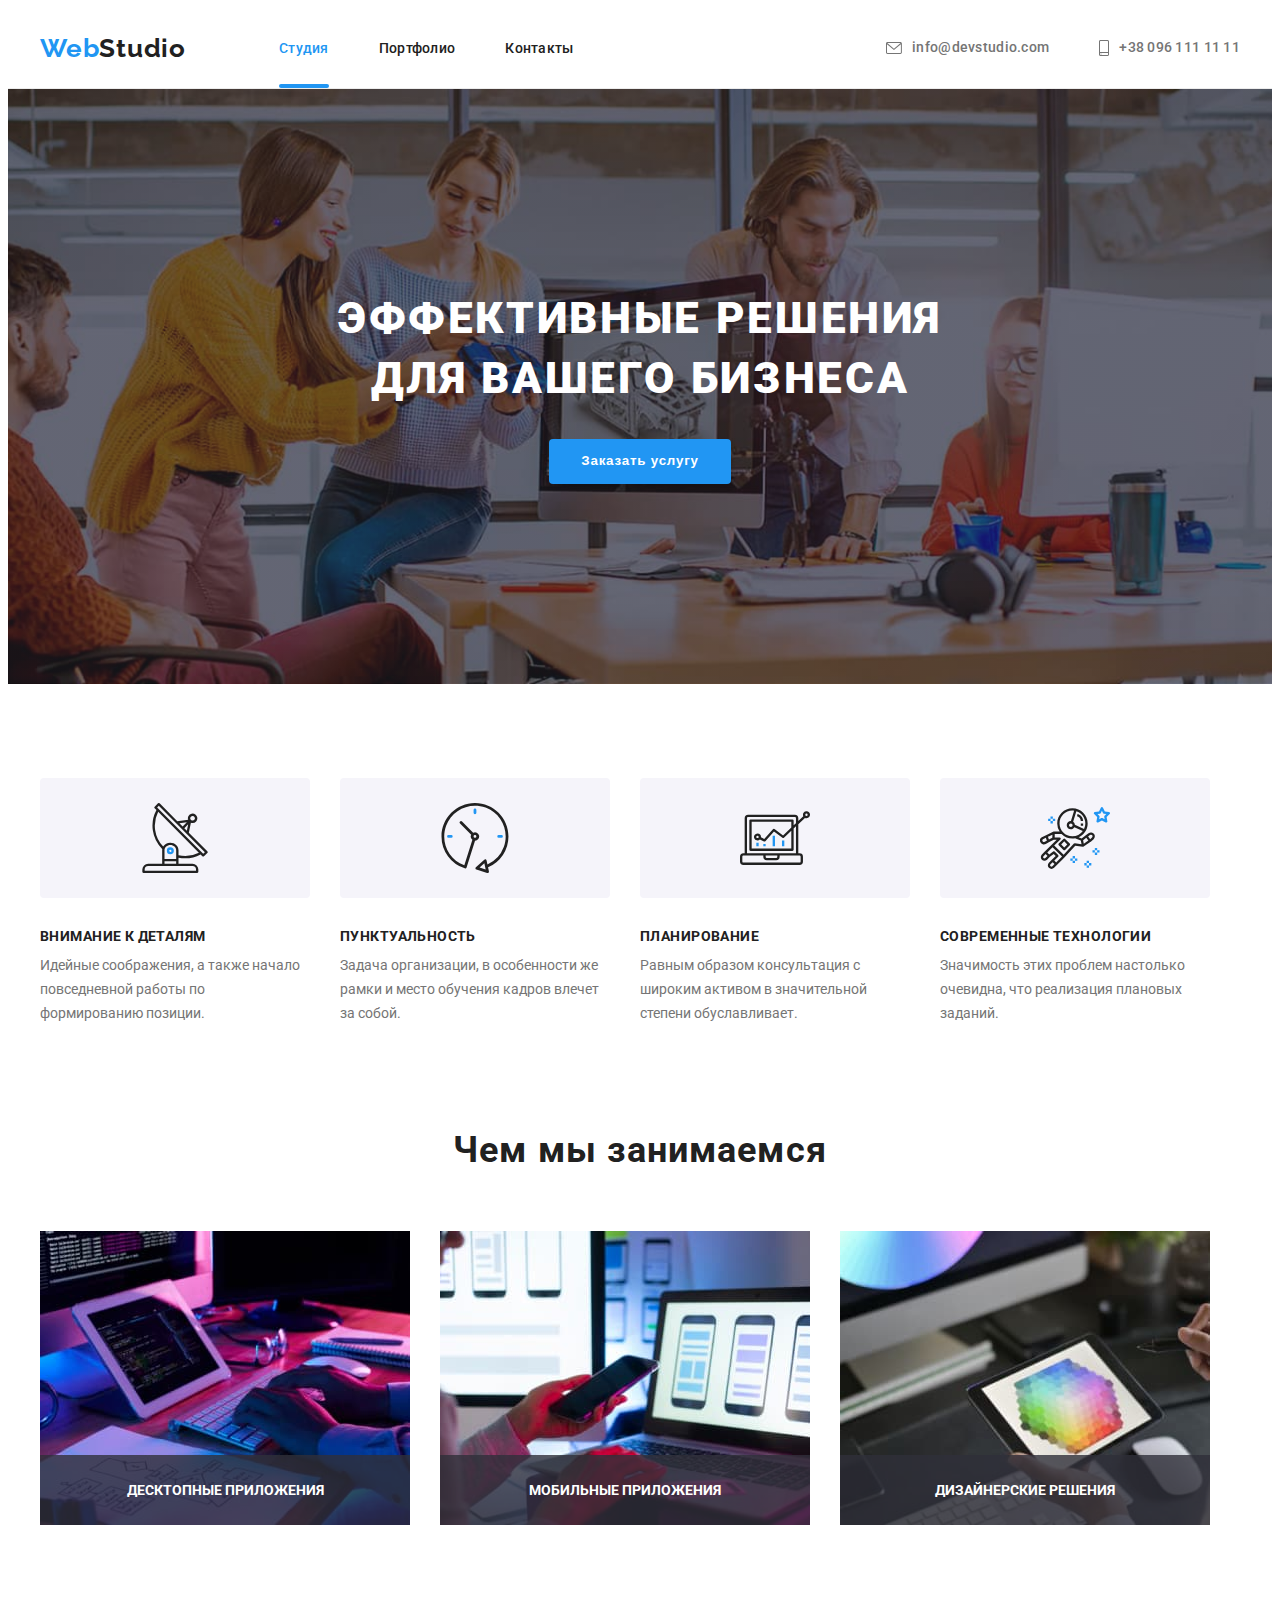
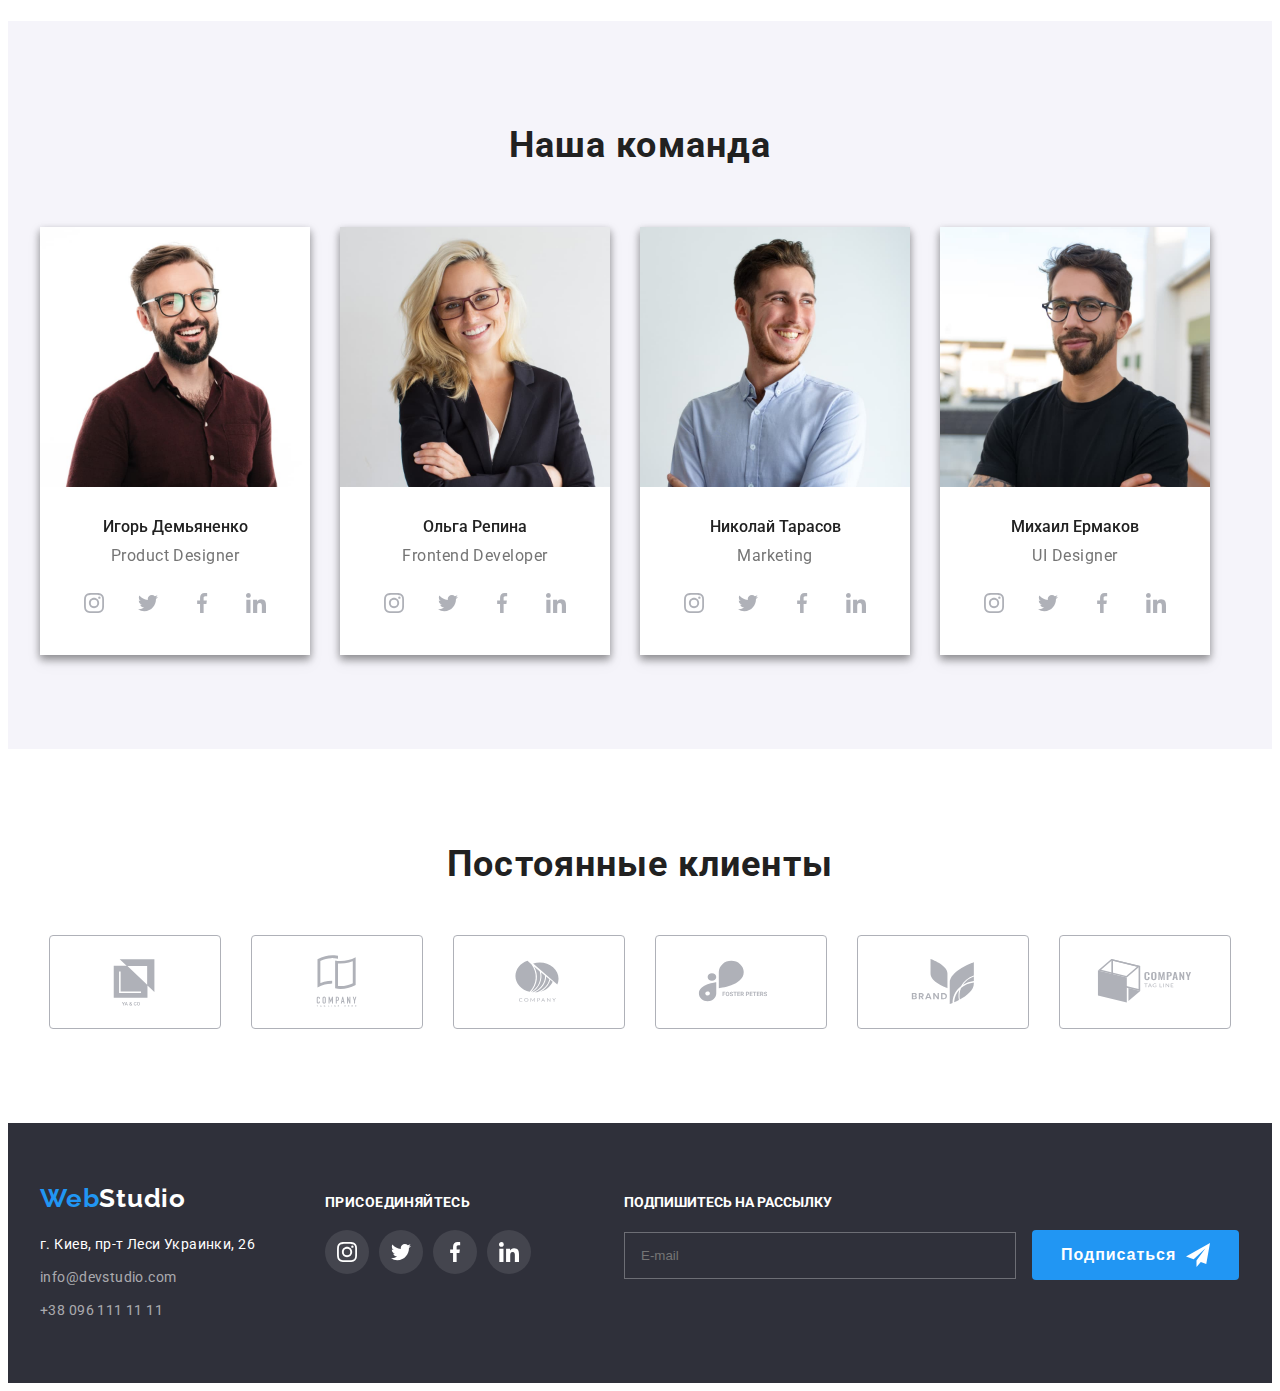
<file: index.html>
<!DOCTYPE html>
<html lang="ru">

<head>
  <meta charset="UTF-8" />
  <meta http-equiv="X-UA-Compatible" content="IE=edge" />
  <meta name="viewport" content="width=device-width, initial-scale=1.0" />
  <title>Web Studio</title>
  <link rel="preconnect" href="https://fonts.googleapis.com">
  <link rel="preconnect" href="https://fonts.gstatic.com" crossorigin>
  <link href="https://fonts.googleapis.com/css2?family=Raleway:wght@700&family=Roboto:wght@400;500;700;900&display=swap"
    rel="stylesheet">
  <link rel="stylesheet" href="https://cdnjs.cloudflare.com/ajax/libs/modern-normalize/1.1.0/modern-normalize.min.css"
    integrity="sha512-wpPYUAdjBVSE4KJnH1VR1HeZfpl1ub8YT/NKx4PuQ5NmX2tKuGu6U/JRp5y+Y8XG2tV+wKQpNHVUX03MfMFn9Q=="
    crossorigin="anonymous" referrerpolicy="no-referrer" />
  <link rel="stylesheet" href="./css/styles.css">

</head>

<body>
  <header class="header">
    <div class="container">
      <a class="logo" href="">Web<span class="piece">Studio</span></a>
      <nav>
        <ul class="header-nav">
          <li class="item"><a class="link current" href="./index.html">Студия</a></li>
          <li class="item"><a class="link" href="./portfolio.html">Портфолио</a></li>
          <li class="item"><a class="link" href="">Контакты</a></li>
        </ul>
      </nav>
      <ul class="header-contacts">
        <li class="item">
          <a class="link" href="mailto:info@devstudio.com">
            <svg class="icon" width="16" height="12">
              <use href="images/icon-sprite.svg#icon-envelope">
              </use>
            </svg>
            info@devstudio.com
          </a>
        </li>
        <li class="item"><a class="link" href="tel:+380961111111">
            <svg class="icon" width="10" height="16">
              <use href="images/icon-sprite.svg#icon-smartphone">
              </use>
            </svg>
            +38 096 111 11 11
          </a>
        </li>
      </ul>
    </div>
  </header>
  <main>
    <section class="hero">
      <div class="container">
        <h1 class="title">Эффективные решения для вашего бизнеса</h1>
        <button class="button" type="button" data-modal-open>Заказать услугу</button>
      </div>
    </section>
    <section class="approach">
      <div class="container">
        <h2 class="visually-hidden">Наш подход</h2>
        <ul class="approach-list">
          <li class="item">
            <div class="wrapper">
              <svg width="70" height="70">
                <use href="images/icon-sprite.svg#icon-antenna-1"></use>
              </svg>
            </div>
            <h3 class="title">Внимание к деталям</h3>
            <p class="description">Идейные соображения, а также начало повседневной работы по формированию позиции.</p>
          </li>
          <li class="item">
            <div class="wrapper">
              <svg width="70" height="70">
                <use href="images/icon-sprite.svg#icon-clock-1"></use>
              </svg>
            </div>
            <h3 class="title">Пунктуальность</h3>
            <p class="description">Задача организации, в особенности же рамки и место обучения кадров влечет за собой.
            </p>
          </li>
          <li class="item">
            <div class="wrapper">
              <svg width="70" height="70">
                <use href="images/icon-sprite.svg#icon-diagram-1"></use>
              </svg>
            </div>
            <h3 class="title">Планирование</h3>
            <p class="description">Равным образом консультация с широким активом в значительной степени обуславливает.
            </p>
          </li>
          <li class="item">
            <div class="wrapper">
              <svg width="70" height="70">
                <use href="images/icon-sprite.svg#icon-astronaut-1"></use>
              </svg>
            </div>
            <h3 class="title">Современные технологии</h3>
            <p class="description">Значимость этих проблем настолько очевидна, что реализация плановых заданий.</p>
          </li>
        </ul>
      </div>
    </section>
    <section class="services">
      <div class="container">
        <h2 class="title">Чем мы занимаемся</h2>
        <ul class="gallery">
          <li class="item"><img src="./images/gallery1.jpg" alt="working process" width="370">
            <div class="subtitle-container">
              <h3 class="subtitle">Десктопные приложения</h3>
            </div>
          </li>
          <li class="item"><img src="./images/gallery2.jpg" alt="working process" width="370">
            <div class="subtitle-container">
              <h3 class="subtitle">Мобильные приложения</h3>
            </div>
          </li>
          <li class="item"><img src="./images/gallery3.jpg" alt="worling process" width="370">
            <div class="subtitle-container">
              <h3 class="subtitle">Дизайнерские решения</h3>
            </div>
          </li>
        </ul>
      </div>
    </section>
    <section class="team">
      <div class="container">
        <h2 class="title">Наша команда</h2>
        <ul class="team-list">
          <li class="team-member">
            <img src="./images/teammember1.jpg" alt="Игорь Демьяненко" width="270">
            <div class="wrapper">
              <h3 class="team-member-name">Игорь Демьяненко</h3>
              <p class="description">Product Designer</p>
              <ul class="socials-list">
                <li class="socials-item">
                  <a class="socials-link" href="">
                    <svg class="socials-list-icon" width="20" height="20">
                      <use href="images/icon-sprite.svg#icon-instagram"></use>
                    </svg>
                  </a>
                </li>
                <li class="socials-item">
                  <a class="socials-link" href="">
                    <svg class="socials-list-icon" width="20" height="20">
                      <use href="images/icon-sprite.svg#icon-twitter"></use>
                    </svg>
                  </a>
                </li>
                <li class="socials-item">
                  <a class="socials-link" href="">
                    <svg class="socials-list-icon" width="20" height="20">
                      <use href="images/icon-sprite.svg#icon-facebook-1"></use>
                    </svg>
                  </a>
                </li>
                <li class="socials-item">
                  <a class="socials-link" href="">
                    <svg class="socials-list-icon" width="20" height="20">
                      <use href="images/icon-sprite.svg#icon-linkedin"></use>
                    </svg>
                  </a>
                </li>
              </ul>
            </div>
          </li>
          <li class="team-member">
            <img src="./images/teammember2.jpg" alt="Ольга Репина" width="270">
            <div class="wrapper">
              <h3 class="team-member-name">Ольга Репина</h3>
              <p class="description">Frontend Developer</p>
              <ul class="socials-list">
                <li class="socials-item">
                  <a class="socials-link" href="">
                    <svg class="socials-list-icon" width="20" height="20">
                      <use href="images/icon-sprite.svg#icon-instagram"></use>
                    </svg>
                  </a>
                </li>
                <li class="socials-item">
                  <a class="socials-link" href="">
                    <svg class="socials-list-icon" width="20" height="20">
                      <use href="images/icon-sprite.svg#icon-twitter"></use>
                    </svg>
                  </a>
                </li>
                <li class="socials-item">
                  <a class="socials-link" href="">
                    <svg class="socials-list-icon" width="20" height="20">
                      <use href="images/icon-sprite.svg#icon-facebook-1"></use>
                    </svg>
                  </a>
                </li>
                <li class="socials-item">
                  <a class="socials-link" href="">
                    <svg class="socials-list-icon" width="20" height="20">
                      <use href="images/icon-sprite.svg#icon-linkedin"></use>
                    </svg>
                  </a>
                </li>
              </ul>
            </div>
          </li>
          <li class="team-member">
            <img src="./images/teammember3.jpg" alt="Николай Тарасов" width="270">
            <div class="wrapper">
              <h3 class="team-member-name">Николай Тарасов</h3>
              <p class="description">Marketing</p>
              <ul class="socials-list">
                <li class="socials-item">
                  <a class="socials-link" href="">
                    <svg class="socials-list-icon" width="20" height="20">
                      <use href="images/icon-sprite.svg#icon-instagram"></use>
                    </svg>
                  </a>
                </li>
                <li class="socials-item">
                  <a class="socials-link" href="">
                    <svg class="socials-list-icon" width="20" height="20">
                      <use href="images/icon-sprite.svg#icon-twitter"></use>
                    </svg>
                  </a>
                </li>
                <li class="socials-item">
                  <a class="socials-link" href="">
                    <svg class="socials-list-icon" width="20" height="20">
                      <use href="images/icon-sprite.svg#icon-facebook-1"></use>
                    </svg>
                  </a>
                </li>
                <li class="socials-item">
                  <a class="socials-link" href="">
                    <svg class="socials-list-icon" width="20" height="20">
                      <use href="images/icon-sprite.svg#icon-linkedin"></use>
                    </svg>
                  </a>
                </li>
              </ul>
            </div>
          </li>
          <li class="team-member">
            <img src="./images/teammember4.jpg" alt="Михаил Ермаков" width="270">
            <div class="wrapper">
              <h3 class="team-member-name">Михаил Ермаков</h3>
              <p class="description">UI Designer</p>
              <ul class="socials-list">
                <li class="socials-item">
                  <a class="socials-link" href="">
                    <svg class="socials-list-icon" width="20" height="20">
                      <use href="images/icon-sprite.svg#icon-instagram"></use>
                    </svg>
                  </a>
                </li>
                <li class="socials-item">
                  <a class="socials-link" href="">
                    <svg class="socials-list-icon" width="20" height="20">
                      <use href="images/icon-sprite.svg#icon-twitter"></use>
                    </svg>
                  </a>
                </li>
                <li class="socials-item">
                  <a class="socials-link" href="">
                    <svg class="socials-list-icon" width="20" height="20">
                      <use href="images/icon-sprite.svg#icon-facebook-1"></use>
                    </svg>
                  </a>
                </li>
                <li class="socials-item">
                  <a class="socials-link" href="">
                    <svg class="socials-list-icon" width="20" height="20">
                      <use href="images/icon-sprite.svg#icon-linkedin"></use>
                    </svg>
                  </a>
                </li>
              </ul>
            </div>
          </li>
        </ul>
      </div>
    </section>
    <section class="clients">
      <div class="container">
        <h2 class="title">Постоянные клиенты</h2>
        <ul class="clients-list">
          <li class="clients-item">
            <a href="" class="clients-link">
              <svg class="clients-icon" width="106" height="60">
                <use href="images/icon-sprite.svg#icon-logo"></use>
              </svg>
            </a>
          </li>
          <li class="clients-item">
            <a href="" class="clients-link">
              <svg class="clients-icon" width="106" height="60">
                <use href="images/icon-sprite.svg#icon-logo-1"></use>
              </svg>
            </a>
          </li>
          <li class="clients-item">
            <a href="" class="clients-link">
              <svg class="clients-icon" width="106" height="60">
                <use href="images/icon-sprite.svg#icon-logo-2"></use>
              </svg>
            </a>
          </li>
          <li class="clients-item">
            <a href="" class="clients-link">
              <svg class="clients-icon" width="106" height="60">
                <use href="images/icon-sprite.svg#icon-logo-3"></use>
              </svg>
            </a>
          </li>
          <li class="clients-item">
            <a href="" class="clients-link">
              <svg class="clients-icon" width="106" height="60">
                <use href="images/icon-sprite.svg#icon-logo-4"></use>
              </svg>
            </a>
          </li>
          <li class="clients-item">
            <a href="" class="clients-link">
              <svg class="clients-icon" width="106" height="60">
                <use href="images/icon-sprite.svg#icon-logo-5"></use>
              </svg>
            </a>
          </li>
        </ul>
      </div>
    </section>
  </main>
  <footer class="footer">
    <div class="container">
      <div class="address-wrapper">
        <a class="logo" href="">Web<span class="piece">Studio</span></a>
        <address>
          <ul class="footer-contacts">
            <li class="item"><a class="address" href="https://goo.gl/maps/vY4WeqzDq56dnM5CA" target="_blank"
                rel="noopener noreferrer">г. Киев, пр-т
                Леси Украинки, 26</a></li>
            <li class="item"><a class="link" href="mailto:info@devstudio.com">info@devstudio.com</a></li>
            <li class="item"><a class="link" href="tel:+380961111111">+38 096 111 11 11</a></li>
          </ul>
        </address>
      </div>
      <div class="socials-wrapper">
        <p class="socials-descr">присоединяйтесь</p>
        <ul class="socials-list">
          <li class="socials-item">
            <a class="socials-link" href="">
              <svg class="socials-list-icon" width="20" height="20">
                <use href="images/icon-sprite.svg#icon-instagram"></use>
              </svg>
            </a>
          </li>
          <li class="socials-item">
            <a class="socials-link" href="">
              <svg class="socials-list-icon" width="20" height="20">
                <use href="images/icon-sprite.svg#icon-twitter"></use>
              </svg>
            </a>
          </li>
          <li class="socials-item">
            <a class="socials-link" href="">
              <svg class="socials-list-icon" width="20" height="20">
                <use href="images/icon-sprite.svg#icon-facebook-1"></use>
              </svg>
            </a>
          </li>
          <li class="socials-item">
            <a class="socials-link" href="">
              <svg class="socials-list-icon" width="20" height="20">
                <use href="images/icon-sprite.svg#icon-linkedin"></use>
              </svg>
            </a>
          </li>
        </ul>
      </div>
      <form class="footer-form">
        <label class="title" for="email">Подпишитесь на рассылку</label>
        <input class="input" type="email" name="email" id="email" placeholder="E-mail">
        <button class="button" type="submit">Подписаться
          <svg class="send-icon" width="24" height="24">
            <use href="./images/icon-sprite.svg#icon-send"></use>
          </svg>
        </button>
      </form>
    </div>
  </footer>
  <div class="backdrop is-hidden" data-modal>
    <div class="modal">
      <form class="form">
        <h2 class="form-title">Оставьте свои данные, мы вам перезвоним</h2>
        <div class="form-section-wrapper">
          <div class="form-field">
            <label class="label" for="name">Имя</label>
            <div class="input-wrapper">
              <svg class="icon" width="12px" height="12px">
                <use href="./images/icon-sprite.svg#icon-human"></use>
              </svg>
              <input class="input-area" type="text" name="name" id="name">
            </div>
          </div>
          <div class="form-field">
            <label class="label" for="phone">Телефон</label>
            <div class="input-wrapper">
              <svg class="icon" width="13px" height="13px">
                <use href="./images/icon-sprite.svg#icon-phone-2"></use>
              </svg>
              <input class="input-area" type="tel" name="phone" id="phone">
            </div>
          </div>
          <div class="form-field">
            <label class="label" for="mail">Почта</label>
            <div class="input-wrapper">
              <svg class="icon" width="15px" height="12px">
                <use href="./images/icon-sprite.svg#icon-envelope-2"></use>
              </svg>
              <input class="input-area" type="email" name="email" id="mail">
            </div>
          </div>
          <div class="form-field">
            <label class="label" for="comment">Комментарий</label>
            <div class="input-wrapper">
              <textarea class="input-area textarea" name="comment" id="comment" rows="5"
                placeholder="Введите текст"></textarea>
            </div>
          </div>
        </div>
        <div class="checkbox-wrapper">
          <input class="checkbox visually-hidden" type="checkbox" name="policy" id="policy" value="accept">
          <label class="checkbox-label" class="label" for="policy"><span class="label-text">Соглашаюсь с рассылкой и
              принимаю</span> <a href="" class="terms-link"> Условия договора</a></label>
        </div>
        <button class="submit-button" type="submit">Отправить</button>
      </form>

      <button class="modal-close-btn" data-modal-close>
        <svg class="modal-close-icon" width="18px" height="18px">
          <use href="images/icon-sprite.svg#icon-close"></use>
        </svg>
      </button>
    </div>
  </div>
  <script src="./js/modal.js"></script>
</body>

</html>
</file>
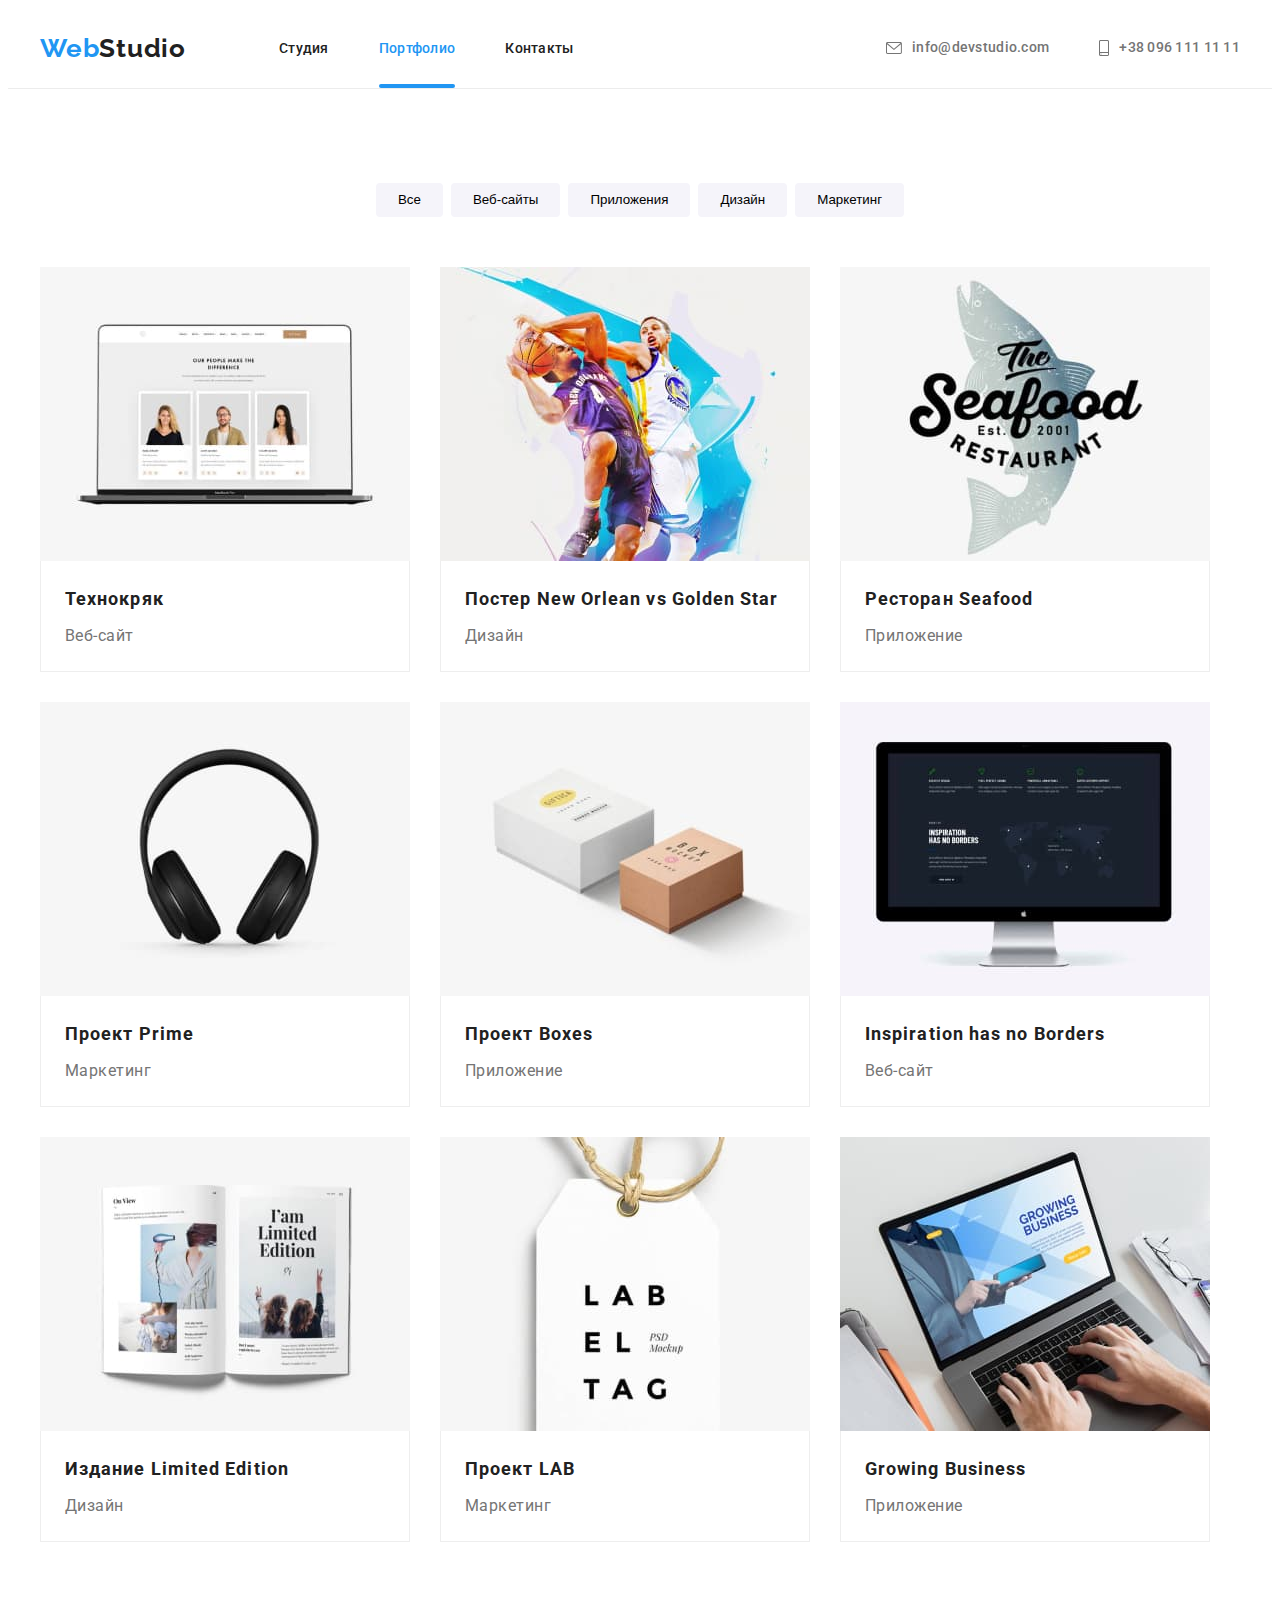
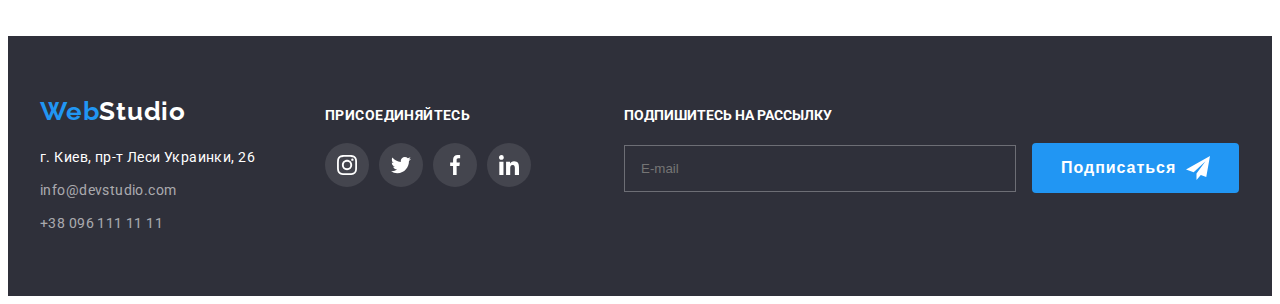
<file: portfolio.html>
<!DOCTYPE html>
<html lang="ru">

<head>
    <meta charset="UTF-8" />
    <meta http-equiv="X-UA-Compatible" content="IE=edge" />
    <meta name="viewport" content="width=device-width, initial-scale=1.0" />
    <title>Web Studio</title>
    <link rel="preconnect" href="https://fonts.googleapis.com">
    <link rel="preconnect" href="https://fonts.gstatic.com" crossorigin>
    <link
        href="https://fonts.googleapis.com/css2?family=Raleway:wght@700&family=Roboto:wght@400;500;700;900&display=swap"
        rel="stylesheet">
    <link rel="stylesheet" href="https://cdnjs.cloudflare.com/ajax/libs/modern-normalize/1.1.0/modern-normalize.min.css"
        integrity="sha512-wpPYUAdjBVSE4KJnH1VR1HeZfpl1ub8YT/NKx4PuQ5NmX2tKuGu6U/JRp5y+Y8XG2tV+wKQpNHVUX03MfMFn9Q=="
        crossorigin="anonymous" referrerpolicy="no-referrer" />
    <link rel="stylesheet" href="./css/styles.css">

</head>
<!-- body -->

<body>

    <!-- header -->

    <header class="header">
        <div class="container">
            <a class="logo" href="">Web<span class="piece">Studio</span></a>
            <nav>
                <ul class="header-nav">
                    <li class="item"><a class="link" href="./index.html">Студия</a></li>
                    <li class="item"><a class="link current" href="./portfolio.html">Портфолио</a></li>
                    <li class="item"><a class="link" href="">Контакты</a></li>
                </ul>
            </nav>
            <ul class="header-contacts">
                <li class="item">
                    <a class="link" href="mailto:info@devstudio.com">
                        <svg class="icon" width="16" height="12">
                            <use href="images/icon-sprite.svg#icon-envelope">
                            </use>
                        </svg>
                        info@devstudio.com
                    </a>
                </li>
                <li class="item"><a class="link" href="tel:+380961111111">
                        <svg class="icon" width="10" height="16">
                            <use href="images/icon-sprite.svg#icon-smartphone">
                            </use>
                        </svg>
                        +38 096 111 11 11
                    </a>
                </li>
            </ul>
        </div>
    </header>

    <!-- main -->

    <main>
        <section class="projects">
            <div class="container">
                <h2 class="visually-hidden">Наши Проекты</h2>

                <ul class="buttons-list">
                    <li class="item"><button class="button" type="button">Все</button></li>
                    <li class="item"><button class="button" type="button">Веб-сайты</button></li>
                    <li class="item"><button class="button" type="button">Приложения</button></li>
                    <li class="item"><button class="button" type="button">Дизайн</button></li>
                    <li class="item"><button class="button" type="button">Маркетинг</button></li>
                </ul>

                <ul class="project-list">
                    <li class="item">
                        <a class="projects-link" href="">
                            <div class="thumb">
                                <div class="label">
                                    <p class="description">Технокряк это современная площадка распространения
                                        коронавируса. Компании используют эту платформу для цифрового
                                        шпионажа и атак на защищённые сервера конкурентов.</p>
                                </div>
                                <img width="370" src="./images/portfolio/project.jpg" alt="Project Example">
                            </div>
                            <div class="wrapper">
                                <h3 class="title">Технокряк</h3>
                                <p class="type">Веб-сайт</p>
                            </div>
                        </a>
                    </li>
                    <li class="item">
                        <a class="projects-link" href="">
                            <div class="thumb">
                                <div class="label">
                                    <p class="description"></p>
                                </div>
                                <img width="370" src="./images/portfolio/project1.jpg" alt="Project Example">
                            </div>
                            <div class="wrapper">
                                <h3 class="title">Постер New Orlean vs Golden Star</h3>
                                <p class="type">Дизайн</p>
                            </div>
                        </a>
                    </li>
                    <li class="item">
                        <a class="projects-link" href="">
                            <div class="thumb">
                                <div class="label">
                                    <p class="description"></p>
                                </div>
                                <img width="370" src="./images/portfolio/project2.jpg" alt="Project Example">
                            </div>
                            <div class="wrapper">
                                <h3 class="title">Ресторан Seafood</h3>
                                <p class="type">Приложение</p>
                            </div>
                        </a>
                    </li>
                    <li class="item">
                        <a class="projects-link" href="">
                            <div class="thumb">
                                <div class="label">
                                    <p class="description"></p>
                                </div>
                                <img width="370" src="./images/portfolio/project3.jpg" alt="Project Example">
                            </div>
                            <div class="wrapper">
                                <h3 class="title">Проект Prime</h3>
                                <p class="type">Маркетинг</p>
                            </div>
                        </a>
                    </li>
                    <li class="item">
                        <a class="projects-link" href="">
                            <div class="thumb">
                                <div class="label">
                                    <p class="description"></p>
                                </div>
                                <img width="370" src="./images/portfolio/project4.jpg" alt="Project Example">
                            </div>
                            <div class="wrapper">
                                <h3 class="title">Проект Boxes</h3>
                                <p class="type">Приложение</p>
                            </div>
                        </a>
                    </li>
                    <li class="item">
                        <a class="projects-link" href="">
                            <div class="thumb">
                                <div class="label">
                                    <p class="description"></p>
                                </div>
                                <img width="370" src="./images/portfolio/project5.jpg" alt="Project Example">
                            </div>
                            <div class="wrapper">
                                <h3 class="title">Inspiration has no Borders</h3>
                                <p class="type">Веб-сайт</p>
                            </div>
                        </a>
                    </li>
                    <li class="item">
                        <a class="projects-link" href="">
                            <div class="thumb">
                                <div class="label">
                                    <p class="description"></p>
                                </div>
                                <img width="370" src="./images/portfolio/project6.jpg" alt="Project Example">
                            </div>
                            <div class="wrapper">
                                <h3 class="title">Издание Limited Edition</h3>
                                <p class="type">Дизайн</p>
                            </div>
                        </a>
                    </li>
                    <li class="item">
                        <a class="projects-link" href="">
                            <div class="thumb">
                                <div class="label">
                                    <p class="description"></p>
                                </div>
                                <img width="370" src="./images/portfolio/project7.jpg" alt="Project Example">
                            </div>
                            <div class="wrapper">
                                <h3 class="title">Проект LAB</h3>
                                <p class="type">Маркетинг</p>
                            </div>
                        </a>
                    </li>
                    <li class="item">
                        <a class="projects-link" href="">
                            <div class="thumb">
                                <div class="label">
                                    <p class="description"></p>
                                </div>
                                <img width="370" src="./images/portfolio/project8.jpg" alt="Project Example">
                            </div>
                            <div class="wrapper">
                                <h3 class="title">Growing Business</h3>
                                <p class="type">Приложение</p>
                            </div>
                        </a>
                    </li>
                </ul>
            </div>
        </section>
    </main>

    <!-- footer -->

    <footer class="footer">
        <div class="container">
            <div class="address-wrapper">
                <a class="logo" href="">Web<span class="piece">Studio</span></a>
                <address>
                    <ul class="footer-contacts">
                        <li class="item"><a class="address" href="https://goo.gl/maps/vY4WeqzDq56dnM5CA" target="_blank"
                                rel="noopener noreferrer">г. Киев, пр-т
                                Леси Украинки, 26</a></li>
                        <li class="item"><a class="link" href="mailto:info@devstudio.com">info@devstudio.com</a></li>
                        <li class="item"><a class="link" href="tel:+380961111111">+38 096 111 11 11</a></li>
                    </ul>
                </address>
            </div>
            <div class="socials-wrapper">
                <p class="socials-descr">присоединяйтесь</p>
                <ul class="socials-list">
                    <li class="socials-item">
                        <a class="socials-link" href="">
                            <svg class="socials-list-icon" width="20" height="20">
                                <use href="images/icon-sprite.svg#icon-instagram"></use>
                            </svg>
                        </a>
                    </li>
                    <li class="socials-item">
                        <a class="socials-link" href="">
                            <svg class="socials-list-icon" width="20" height="20">
                                <use href="images/icon-sprite.svg#icon-twitter"></use>
                            </svg>
                        </a>
                    </li>
                    <li class="socials-item">
                        <a class="socials-link" href="">
                            <svg class="socials-list-icon" width="20" height="20">
                                <use href="images/icon-sprite.svg#icon-facebook-1"></use>
                            </svg>
                        </a>
                    </li>
                    <li class="socials-item">
                        <a class="socials-link" href="">
                            <svg class="socials-list-icon" width="20" height="20">
                                <use href="images/icon-sprite.svg#icon-linkedin"></use>
                            </svg>
                        </a>
                    </li>
                </ul>
            </div>
            <form class="footer-form">
                <label class="title" for="email">Подпишитесь на рассылку</label>
                <input class="input" type="email" name="email" id="email" placeholder="E-mail">
                <button class="button" type="submit">Подписаться
                    <svg class="send-icon" width="24" height="24">
                        <use href="./images/icon-sprite.svg#icon-send"></use>
                    </svg>
                </button>
            </form>
        </div>
    </footer>
</body>

</html>
</file>
<file: css/styles.css>
/* variables */
:root {
  --primary-text-color: #212121;
  --secondary-text-color: #757575;
  --additional-text-color: rgba(255, 255, 255, 0.6);
  --primary-background-color: #2f303a;
  --secondary-background-color: #f5f4fa;
  --additional-background-color: #2f303a;
  --white-color: #ffffff;
  --accent-color: #2196f3;
  --additional-accent-color: #188ce8;
  --def-transition-duration: 250ms;
  --def-timing-function: cubic-bezier(0.4, 0, 0.2, 1);
}

/* global styles */
body {
  font-family: "Roboto", sans-serif;
  background-color: var(--main-white-color);
  color: var(--primary-text-color);
}
p,
h1,
h2,
h3,
h4,
h5,
h6 {
  margin: 0;
}
a {
  text-decoration: none;
}
ul,
ol {
  margin: 0;
  padding-left: 0;
  list-style-type: none;
}
button {
  cursor: pointer;
}
img {
  display: block;
}

.container {
  width: 1200px;
  padding-left: 15px;
  padding-right: 15px;
  margin: 0 auto;
}

.visually-hidden {
  position: absolute;
  width: 1px;
  height: 1px;
  margin: -1px;
  border: 0;
  padding: 0;

  white-space: nowrap;
  clip-path: inset(100%);
  clip: rect(0 0 0 0);
  overflow: hidden;
}
/* header */

.header {
  border-bottom: 1px solid #ececec;
}

.header .container {
  display: flex;
  align-items: center;
}

.logo {
  font-family: "Raleway", sans-serif;
  font-size: 26px;
  font-weight: 700;
  line-height: 1.17;
  letter-spacing: 0.03em;
  text-decoration: none;
  color: var(--accent-color);
  margin-right: 93px;
}

.header .piece {
  color: var(--primary-text-color);
}

.header-nav,
.header-contacts {
  list-style-type: none;
}

.header-contacts {
  display: flex;
  align-items: center;
  margin-left: auto;
}

.header-contacts > .item:first-child {
  margin-right: 50px;
}

.envelope-icon {
  width: 16px;
}

.link {
  font-weight: 500;
  line-height: 1.09;
  letter-spacing: 0.02em;
  text-decoration: none;
}

.header-nav {
  display: flex;
  margin-right: -50px;
}

.header-nav .item {
  margin-right: 50px;
}

.header-nav .link {
  color: var(--primary-text-color);
  display: block;
  padding-top: 32px;
  padding-bottom: 32px;
  font-size: 14px;
  line-height: 1.142;
  transition: color var(--def-transition-duration) var(--def-timing-function);
  position: relative;
}

.link.current::after {
  content: "";
  display: inline-block;
  width: 100%;
  height: 4px;
  border-radius: 2px;
  position: absolute;
  bottom: 0;
  left: 0;
  background-color: rgba(33, 150, 243, 1);
  transition: opacity var(--def-transition-duration) var(--def-timing-function);
}

.header-contacts .link {
  color: var(--secondary-text-color);
  font-size: 14px;
  display: flex;
  align-items: center;
  transition: color var(--def-transition-duration) var(--def-timing-function);
}

.header-contacts .link .icon {
  margin-right: 10px;
  fill: currentColor;
}

.link:hover,
.link:focus {
  color: var(--accent-color);
}

.link.current {
  color: var(--accent-color);
}

/* ------INDEX.HTML------- */

/* hero section */
.hero {
  text-align: center;
  padding-top: 200px;
  padding-bottom: 200px;
  background-image: linear-gradient(
      rgba(47, 48, 58, 0.4),
      rgba(47, 48, 58, 0.4)
    ),
    url("../images/hero.jpg");
  background-size: cover;
  max-width: 1600px;
  margin-left: auto;
  margin-right: auto;
  background-position: center;
}

.hero .title {
  color: var(--white-color);
  font-size: 44px;
  font-weight: 900;
  line-height: 1.36;
  letter-spacing: 0.06em;
  text-transform: uppercase;
  max-width: 696px;
  margin: 0 auto;
  margin-bottom: 30px;
}

.hero .button {
  color: var(--white-color);
  background-color: var(--accent-color);
  font-weight: 700;
  line-height: 1.875;
  letter-spacing: 0.06em;
  cursor: pointer;
  padding: 10px 32px;
  border: none;
  box-shadow: 0px 4px 4px rgba(0, 0, 0, 0.15);
  border-radius: 4px;
  transition: background-color var(--def-transition-duration)
    var(--def-timing-function);
}

.hero .button:hover,
.hero .button:focus {
  background-color: var(--additional-accent-color);
}

/* approach section */

.approach {
  padding-top: 94px;
  padding-bottom: 94px;
}

.approach-list {
  list-style-type: none;
  display: flex;
  margin-right: -30px;
}

.approach-list .item {
  width: 270px;
  margin-right: 30px;
}

.approach-list .item .wrapper {
  height: 120px;
  background-color: #f5f4fa;
  border-radius: 4px;
  display: flex;
  align-items: center;
  justify-content: center;
  margin-bottom: 30px;
}

.approach .title {
  font-weight: 700;
  font-size: 14px;
  line-height: 1.17;
  letter-spacing: 0.03em;
  text-transform: uppercase;
  margin-bottom: 10px;
}

.approach .description {
  color: var(--secondary-text-color);
  font-size: 14px;
  line-height: 1.71;
}

/* services section */

.services {
  padding-bottom: 96px;
}

.services .title {
  font-size: 36px;
  font-weight: 700;
  line-height: 1.71;
  text-align: center;
  letter-spacing: 0.03em;
  margin-bottom: 50px;
}

.services .gallery {
  list-style-type: none;
  display: flex;
  margin-right: -30px;
}

.gallery .item {
  margin-right: 30px;
  position: relative;
}

.subtitle-container {
  position: absolute;
  bottom: 0;
  background-color: rgba(47, 48, 58, 0.8);
  width: 100%;
  height: 70px;
  display: flex;
  align-items: center;
  justify-content: center;
}

.gallery .subtitle {
  color: var(--white-color);
  font-size: 14px;
  font-weight: 700;
  line-height: 1.17;
  text-transform: uppercase;
}

/* team section */

.team {
  background-color: var(--secondary-background-color);
  padding-top: 94px;
  padding-bottom: 94px;
}

.team-list {
  list-style-type: none;
  display: flex;
  margin-right: -30px;
}

.team .title {
  font-size: 36px;
  font-weight: 700;
  line-height: 1.71;
  text-align: center;
  letter-spacing: 0.03em;
  margin-bottom: 50px;
}

.team-member {
  background-color: var(--white-color);
  text-align: center;
  width: 270px;
  filter: drop-shadow(0px 4px 4px rgba(0, 0, 0, 0.25))
    drop-shadow(0px 4px 4px rgba(0, 0, 0, 0.25));
  margin-right: 30px;
}

.team-member-name {
  font-size: 16px;
  font-weight: 500;
  line-height: 1.1875;
  margin-bottom: 10px;
}

.team-member .description {
  color: var(--secondary-text-color);
  line-height: 1.1875;
  letter-spacing: 0.03em;
  margin-bottom: 16px;
}

.team-member .wrapper {
  padding-top: 30px;
  padding-bottom: 30px;
}

.socials-link {
  width: 44px;
  height: 44px;
  border-radius: 50%;
  display: block;
  color: rgba(175, 177, 184, 1);
  display: flex;
  justify-content: center;
  align-items: center;
  transition: color var(--def-transition-duration) var(--def-timing-function),
    background-color var(--def-transition-duration) var(--def-timing-function);
}

.socials-link:hover {
  color: var(--white-color);
  background-color: var(--accent-color);
}

.socials-list {
  display: flex;
  justify-content: center;
}

.socials-item:not(:last-child) {
  margin-right: 10px;
}

.socials-list-icon {
  fill: currentColor;
}

/* clients section */

.clients {
  padding-top: 94px;
  padding-bottom: 94px;
}

.clients .title {
  font-size: 36px;
  text-align: center;
  line-height: 1.167;
  letter-spacing: 0.03em;
  margin-bottom: 50px;
}

.clients-list {
  display: flex;
  justify-content: center;
  align-items: center;
}

.clients-item {
  width: 170px;
  height: 92px;
  border: 1px solid #afb1b8;
  border-radius: 4px;
  color: rgba(175, 177, 184, 1);
  transition: color var(--def-transition-duration) var(--def-timing-function),
    border var(--def-transition-duration) var(--def-timing-function);
}

.clients-item:not(:last-child) {
  margin-right: 30px;
}

.clients-item:hover {
  color: var(--accent-color);
  border: 1px solid var(--accent-color);
}
.clients-link {
  height: 100%;
  width: 100%;
  display: flex;
  align-items: center;
  justify-content: center;
  color: inherit;
}

.clients-icon {
  fill: currentColor;
}

/* ------PORTFOLIO.HTML------- */

/* projects section */

.projects {
  padding-top: 94px;
  padding-bottom: 94px;
}

.projects .button {
  background-color: var(--secondary-background-color);
  font-weight: 500;
  line-height: 1.625;
  cursor: pointer;
  border: none;
  border-radius: 4px;
  padding: 6px 22px;
  transition: color var(--def-transition-duration) var(--def-timing-function),
    background-color var(--def-transition-duration) var(--def-timing-function),
    filter var(--def-transition-duration) var(--def-timing-function);
}

.projects .button:hover,
.projects .button:focus {
  background-color: var(--accent-color);
  color: var(--white-color);
  filter: drop-shadow(0px 4px 4px rgba(0, 0, 0, 0.25));
}

.buttons-list {
  list-style-type: none;
  display: flex;
  justify-content: center;
  margin-bottom: 50px;
}

.buttons-list .item {
  margin-right: 8px;
}

.buttons-list .item:last-child {
  margin-right: 0px;
}

.project-list {
  list-style-type: none;
  display: flex;
  flex-wrap: wrap;
  margin-right: -30px;
  margin-bottom: -30px;
}

.project-list .item {
  margin-right: 30px;
  margin-bottom: 30px;
}

.projects .thumb {
  position: relative;
  overflow: hidden;
}

.projects .label {
  background: rgba(33, 150, 243, 0.9);
  width: 100%;
  height: 100%;
  position: absolute;
  transform: translateY(100%);
  transition: transform var(--def-transition-duration)
    var(--def-timing-function);
  display: flex;
  align-items: center;
  justify-content: center;
}

.label .description {
  font-size: 18px;
  font-weight: 400;
  line-height: 1.56;
  letter-spacing: 0.03em;
  color: var(--white-color);
  max-width: 322px;
}

.project-list .item:hover .label {
  transform: translateY(0%);
}

.projects-link {
  display: block;
  width: 100%;
  height: 100%;
}

.projects-link .wrapper {
  padding: 20px 24px;
  border-left: 1px solid #eeeeee;
  border-right: 1px solid #eeeeee;
  border-bottom: 1px solid #eeeeee;
}

.projects .projects-link {
  text-decoration: none;
  transition: box-shadow var(--def-transition-duration)
    var(--def-timing-function);
}

.projects .projects-link:hover,
.projects .projects-link:focus {
  box-shadow: 0px 1px 1px rgba(0, 0, 0, 0.12), 0px 4px 4px rgba(0, 0, 0, 0.06),
    1px 4px 6px rgba(0, 0, 0, 0.16);
}

.projects .title {
  color: var(--primary-text-color);
  font-size: 18px;
  font-weight: 700;
  line-height: 2;
  letter-spacing: 0.06em;
  margin-bottom: 4px;
}

.projects .type {
  font-size: 16px;
  line-height: 1.875;
  color: var(--secondary-text-color);
  letter-spacing: 0.03em;
}

/* footer */

.footer {
  background-color: var(--additional-background-color);
  padding-top: 60px;
  padding-bottom: 60px;
}

.footer .container {
  display: flex;
  align-items: baseline;
}

.address-wrapper {
  margin-right: 70px;
}

.footer .socials-wrapper {
  margin-right: 93px;
}

.footer .logo {
  margin-right: 0;
  margin-bottom: 20px;
  display: block;
}

.footer .piece {
  color: var(--white-color);
}

.footer-contacts {
  list-style-type: none;
  font-style: normal;
  margin-bottom: -9px;
}

.footer-contacts .address {
  color: var(--white-color);
  font-size: 14px;
  line-height: 1.71;
  letter-spacing: 0.03em;
  text-decoration: none;
  margin-bottom: 9px;
  transition: color var(--def-transition-duration) var(--def-timing-function);
}

.footer-contacts .address:hover,
.footer-contacts .address:focus {
  color: var(--secondary-text-color);
}

.footer-contacts .item {
  margin-bottom: 9px;
}

.footer-contacts .link {
  color: var(--additional-text-color);
  font-weight: 400;
  font-size: 14px;
  letter-spacing: 0.03em;
  line-height: 1.71;
  transition: color var(--def-transition-duration) var(--def-timing-function);
}

.footer-contacts .link:hover,
.footer-contacts .link:focus {
  color: var(--white-color);
}

.footer .socials-descr {
  font-size: 14px;
  font-weight: 700;
  text-transform: uppercase;
  letter-spacing: 0.03em;
  line-height: 1.143;
  color: var(--white-color);
  margin-bottom: 20px;
}

.footer .socials-link {
  color: var(--white-color);
  background-color: rgba(255, 255, 255, 0.1);
}

.footer .socials-link:hover {
  background-color: var(--accent-color);
}

.footer-form .title {
  display: block;
  margin-bottom: 20px;
  font-size: 14px;
  font-weight: 700;
  text-transform: uppercase;
  color: var(--white-color);
}

.footer-form .input {
  width: 358px;
  padding: 15px 16px;
  margin-right: 12px;
  border: 1px solid rgba(255, 255, 255, 0.3);
  background-color: transparent;
  color: var(--white-color);
}

.footer-form .button {
  padding: 10px 29px;
  font-weight: 700;
  font-size: 16px;
  line-height: 1.87;
  letter-spacing: 0.06em;
  color: var(--white-color);
  background-color: var(--accent-color);
  border: none;
  border-radius: 4px;
  display: inline-flex;
  align-items: center;
}

.footer-form .send-icon {
  fill: currentColor;
  margin-left: 10px;
}

/*------ MODAL WINDOW -----  */

.backdrop {
  top: 0;
  left: 0;
  position: fixed;
  width: 100%;
  height: 100%;
  background-color: rgba(0, 0, 0, 0.2);
  opacity: 1;
  transition: opacity 500ms var(--def-timing-function);
}

.backdrop.is-hidden {
  opacity: 0;
  pointer-events: none;
}

.backdrop.is-hidden .modal {
  transform: translate(-50%, -50%) scale(0.8);
}

.modal {
  position: fixed;
  min-width: 528px;
  min-height: 581px;
  padding: 40px;
  top: 50%;
  left: 50%;
  transform: translate(-50%, -50%) scale(1);
  background-color: var(--white-color);
  transition: transform var(--def-transition-duration)
    var(--def-timing-function);
}

.modal-close-btn {
  position: absolute;
  top: 8px;
  right: 8px;
  width: 30px;
  height: 30px;
  display: flex;
  align-items: center;
  justify-content: center;
  background-color: var(--white-color);
  border: 1px solid rgba(0, 0, 0, 0.1);
  border-radius: 50%;
  color: var(--primary-text-color);
  transition: filter var(--def-transition-duration) var(--def-timing-function),
    color var(--def-transition-duration) var(--def-timing-function);
}

.modal-close-btn:hover,
.modal-close-btn:focus {
  filter: drop-shadow(0px 4px 4px rgba(0, 0, 0, 0.25));
  color: #dd4124;
}

.modal-close-icon {
  fill: currentColor;
}

.modal .form {
  display: flex;
  flex-direction: column;
  align-items: center;
}

.modal .form-section-wrapper {
  margin-bottom: 20px;
  width: 100%;
}

.modal .form-title {
  margin-bottom: 12px;
  font-size: 20px;
  font-weight: 700;
  line-height: 1.172;
  letter-spacing: 0.03em;
}

.modal .form-field {
  display: flex;
  flex-direction: column;
}

.modal .form-field:not(:last-child) {
  margin-bottom: 10px;
}

.modal .form-field:focus-within .input-area {
  outline: none;
}

.modal .form-field:focus-within .input-wrapper {
  border: 1px solid var(--accent-color);
}

.modal .form-field:focus-within .icon {
  fill: var(--accent-color);
}

.input-area.textarea {
  resize: none;
}

.form-field .icon {
  margin-right: 15px;
  transition: fill var(--def-transition-duration) var(--def-timing-function);
}

.form-field .label {
  margin-bottom: 4px;
  font-size: 12px;
  line-height: 1.167;
  letter-spacing: 0.01em;
  color: var(--secondary-text-color);
}

.modal .input-wrapper {
  display: flex;
  align-items: center;
  border: 1px solid rgba(33, 33, 33, 0.2);
  border-radius: 4px;
  padding: 14px 15px;
  transition: border var(--def-transition-duration) var(--def-timing-function);
}

.modal .input-area {
  border: none;
  width: 100%;
  height: 100%;
}

.modal .checkbox-wrapper {
  display: flex;
  justify-content: center;
  margin-bottom: 30px;
}

.modal .checkbox-label {
  font-size: 14px;
  line-height: 1.71;
  letter-spacing: 0.03em;
  color: var(--secondary-text-color);
  display: flex;
  align-items: baseline;
}

.checkbox-wrapper .checkbox-label::before {
  content: "";
  margin-right: 8px;
  width: 16px;
  height: 15px;
  border: 2px solid #000000;
  border-radius: 4px;
}

.checkbox:checked + .checkbox-label::before {
  background-image: url(../images/icons/icon-check.svg);
  border: none;
  background-repeat: no-repeat;
  background-position: center;
  background-size: cover;
}

.checkbox-wrapper .terms-link {
  text-decoration: underline;
  color: var(--accent-color);
  margin-left: ;
}

.checkbox-label .label-text {
  margin-right: 3px;
}

.form .submit-button {
  width: 200px;
  height: 50px;

  background-color: var(--accent-color);
  border: none;
  border-radius: 4px;

  font-size: 16px;
  font-weight: 700;
  line-height: 1.187;
  letter-spacing: 0.06em;
  color: var(--white-color);

  display: flex;
  align-items: center;
  justify-content: center;
}
/* .checkbox.hidden {
  -webkit-appearance: none;
  -moz-appearance: none;
}

.checkbox:checked + .icon {
  fill: var(--white-color);
} */
</file>
